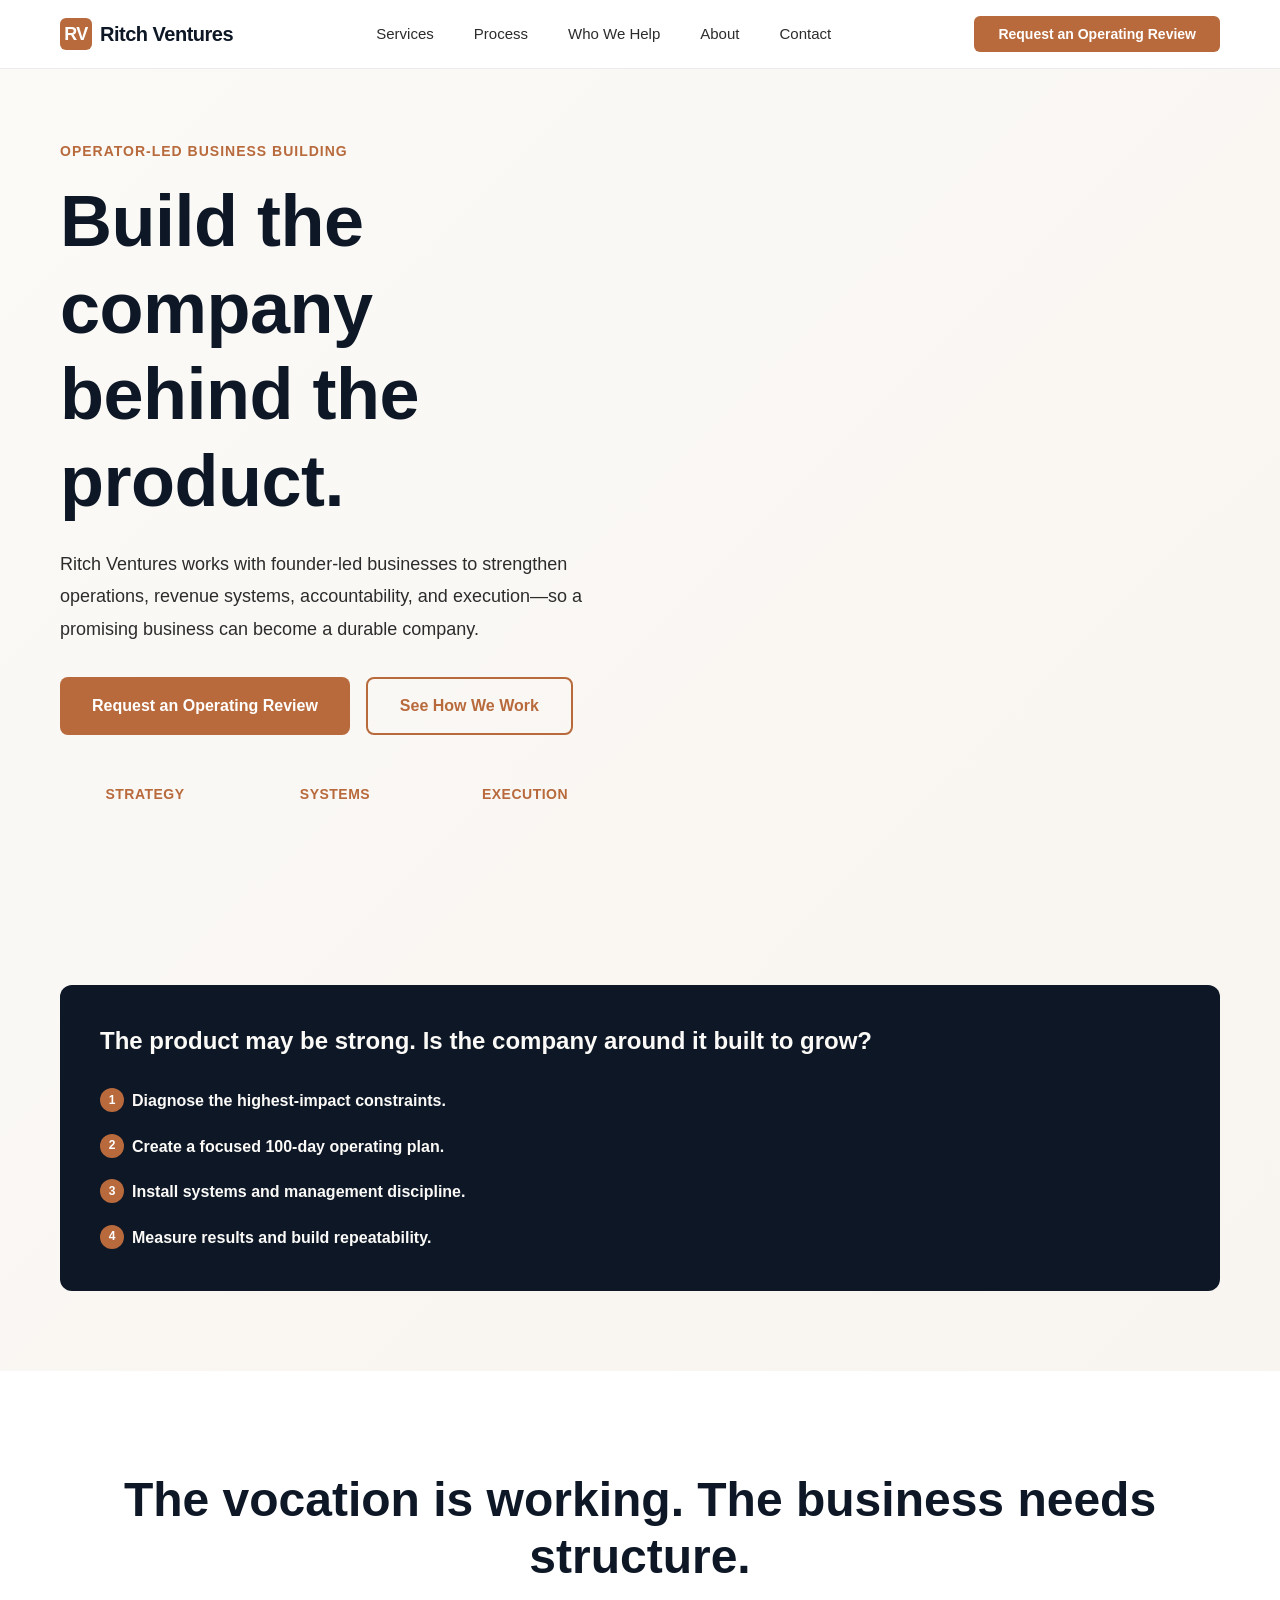
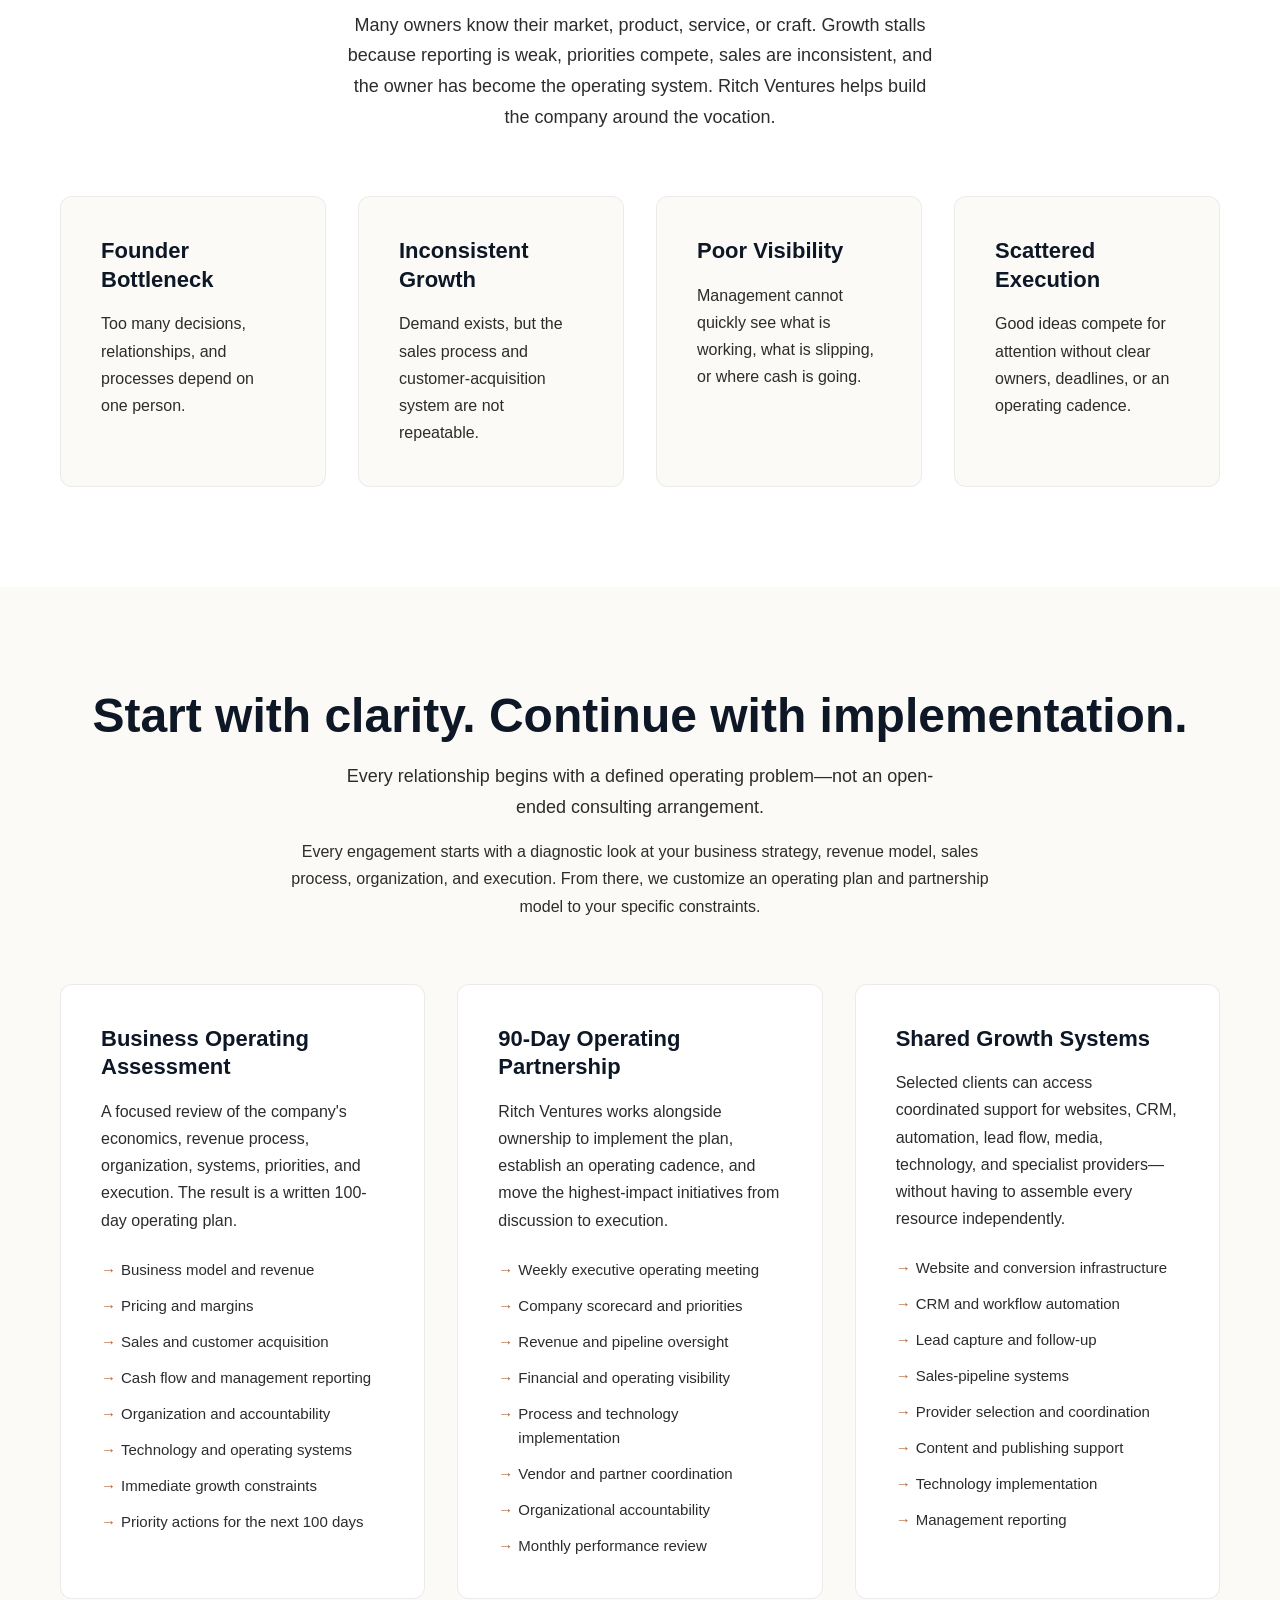
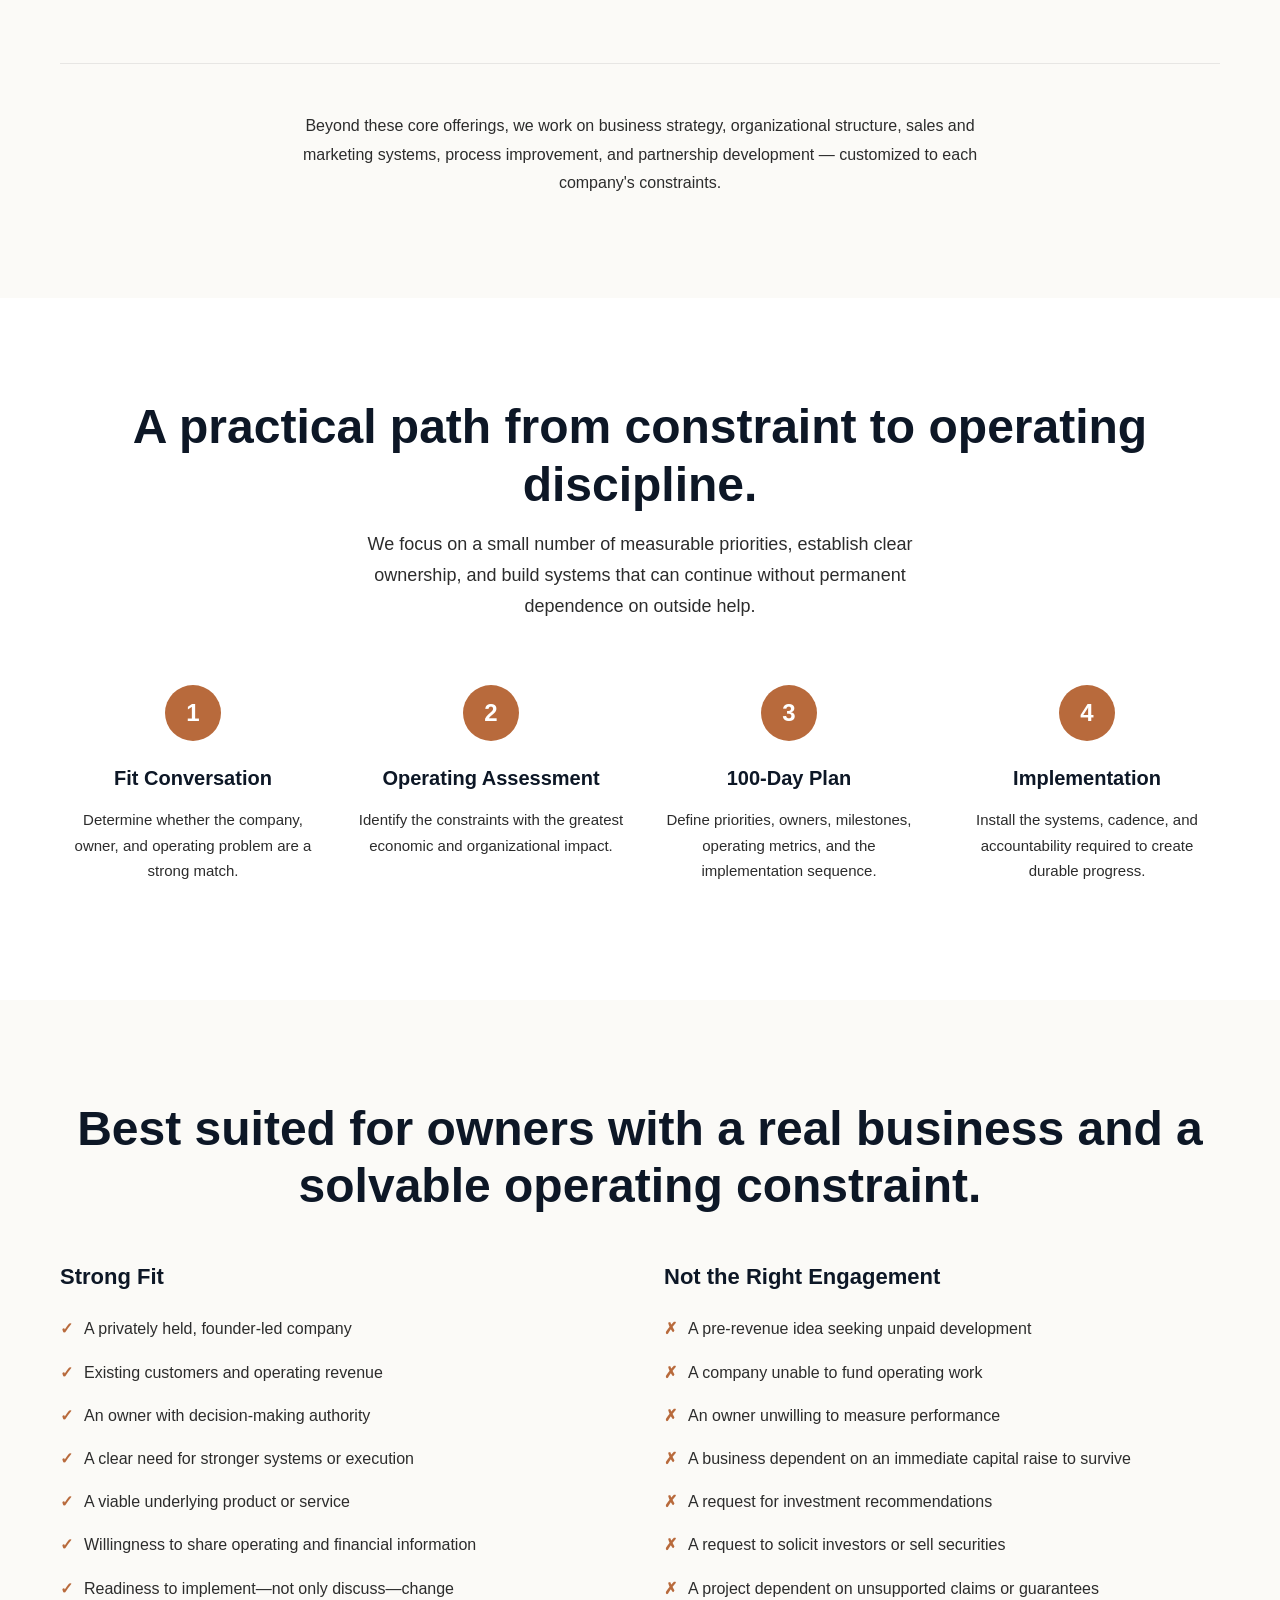
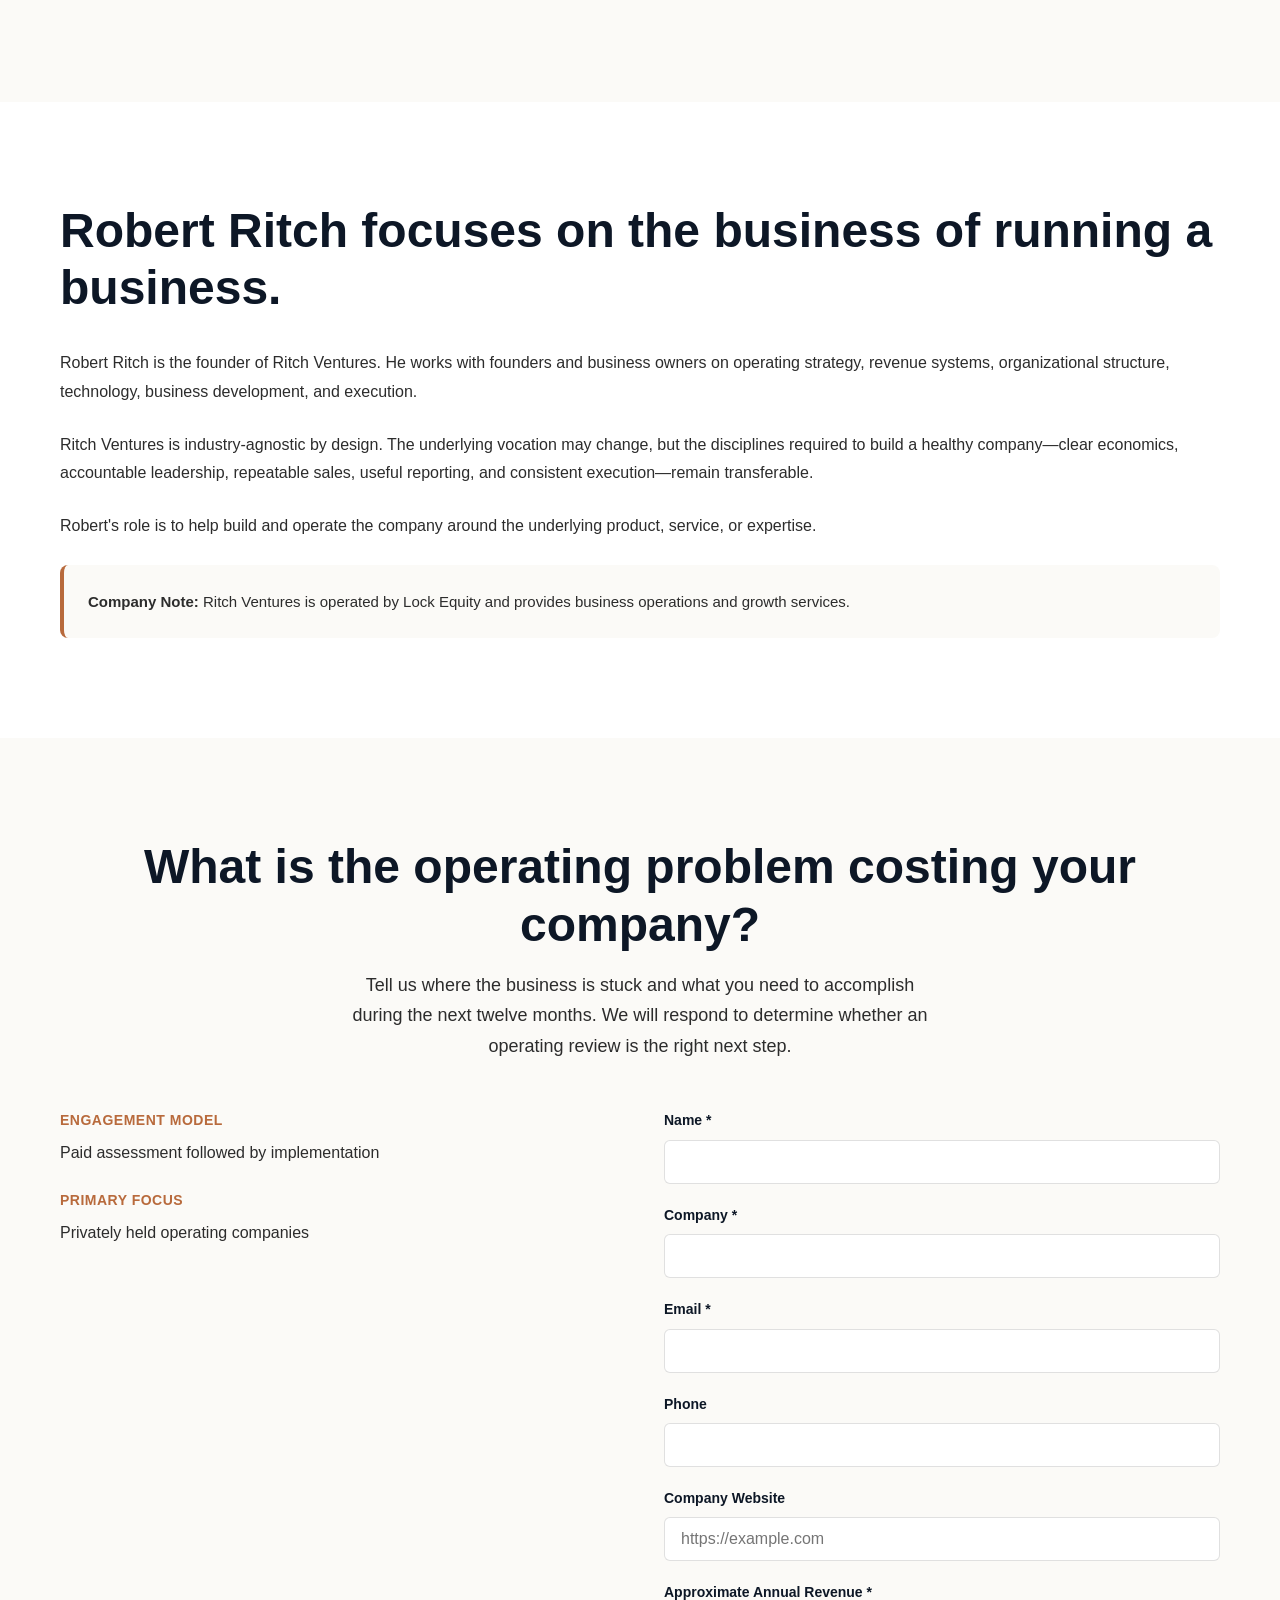
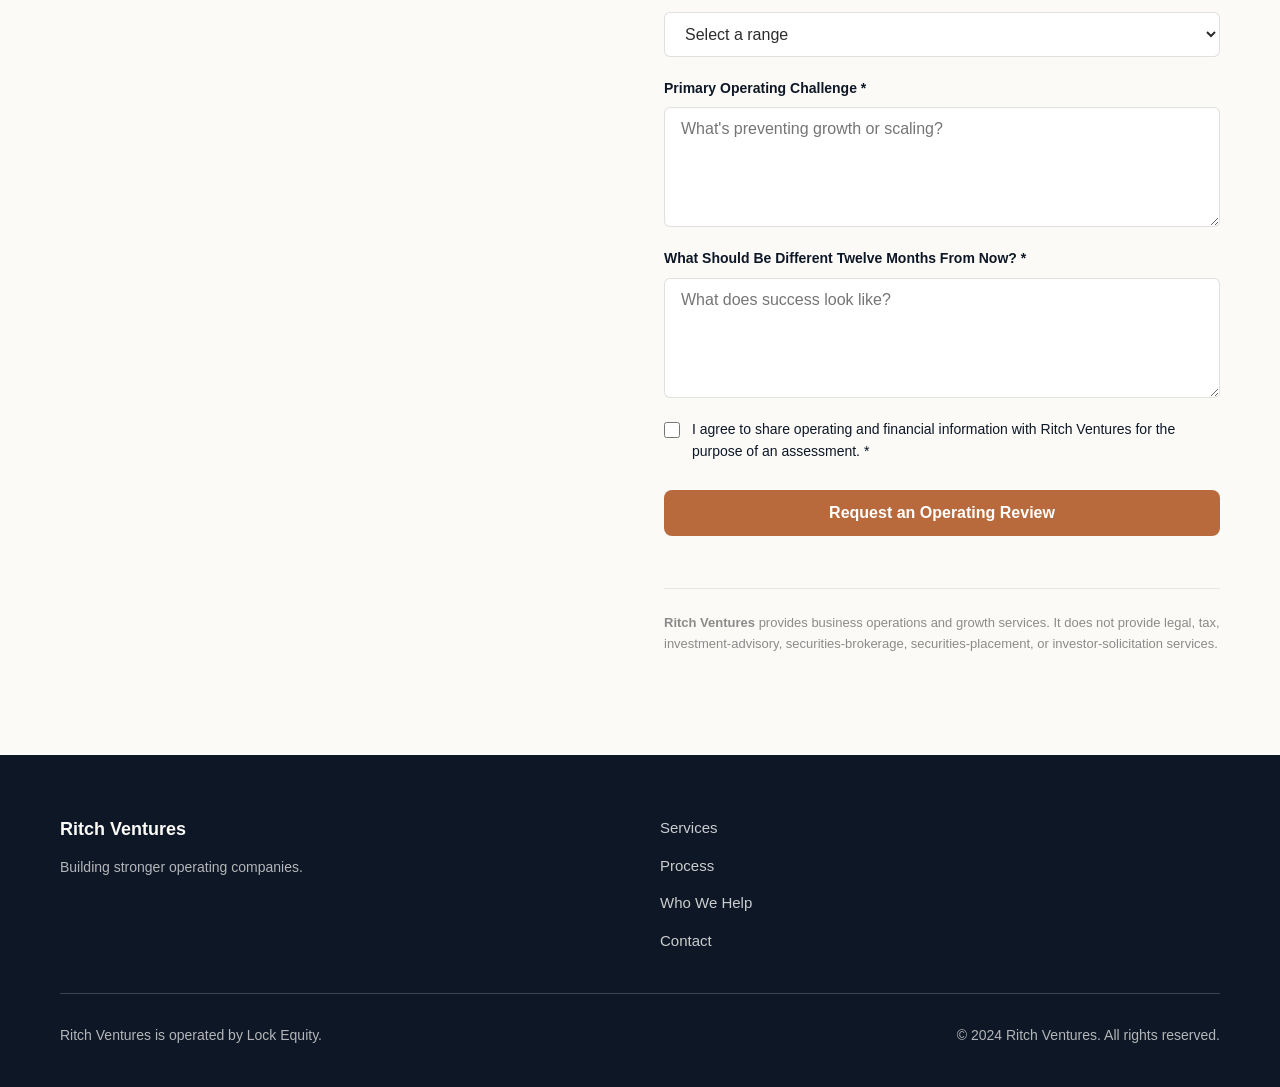
<file: index.html>
<!DOCTYPE html>
<html lang="en">
<head>
    <meta charset="UTF-8">
    <meta name="viewport" content="width=device-width, initial-scale=1.0">
    <meta name="description" content="Ritch Ventures helps founder-led companies strengthen operations, revenue systems, accountability, technology, and execution.">
    <meta name="theme-color" content="#0D1726">
    <title>Ritch Ventures | Build the Company Behind the Product</title>
    
    <style>
        * {
            margin: 0;
            padding: 0;
            box-sizing: border-box;
        }
        
        :root {
            --navy: #0D1726;
            --cream: #FBFAF7;
            --rust: #B86A3C;
            --dark-charcoal: #2C2C2C;
            --light-gray: #F5F5F3;
            --medium-gray: #8B8B8B;
            --white: #FFFFFF;
        }
        
        html {
            scroll-behavior: smooth;
        }
        
        body {
            font-family: -apple-system, BlinkMacSystemFont, 'Segoe UI', 'Roboto', 'Oxygen', 'Ubuntu', 'Cantarell', 'Fira Sans', 'Droid Sans', 'Helvetica Neue', sans-serif;
            line-height: 1.6;
            color: var(--dark-charcoal);
            background-color: var(--cream);
            overflow-x: hidden;
        }
        
        /* Typography */
        h1 {
            font-size: clamp(28px, 6vw, 64px);
            font-weight: 700;
            line-height: 1.2;
            color: var(--navy);
            margin-bottom: 1rem;
            letter-spacing: -0.5px;
        }
        
        h2 {
            font-size: clamp(24px, 5vw, 48px);
            font-weight: 600;
            line-height: 1.2;
            color: var(--navy);
            margin-bottom: 1.5rem;
        }
        
        h3 {
            font-size: clamp(18px, 3vw, 28px);
            font-weight: 600;
            line-height: 1.3;
            color: var(--navy);
            margin-bottom: 0.75rem;
        }
        
        p {
            font-size: 16px;
            line-height: 1.7;
            color: var(--dark-charcoal);
            margin-bottom: 1rem;
        }
        
        .eyebrow {
            font-size: 14px;
            font-weight: 600;
            text-transform: uppercase;
            letter-spacing: 1px;
            color: var(--rust);
            margin-bottom: 1rem;
        }
        
        /* Layout */
        .container {
            max-width: 1200px;
            margin: 0 auto;
            padding: 0 20px;
        }
        
        .section {
            padding: clamp(60px, 12vw, 100px) 0;
        }
        
        /* Navigation */
        nav {
            position: fixed;
            top: 0;
            left: 0;
            right: 0;
            background-color: var(--white);
            border-bottom: 1px solid rgba(0, 0, 0, 0.08);
            z-index: 1000;
            backdrop-filter: blur(10px);
            background-color: rgba(255, 255, 255, 0.95);
        }
        
        .nav-content {
            display: flex;
            justify-content: space-between;
            align-items: center;
            padding: 16px 20px;
            max-width: 1200px;
            margin: 0 auto;
        }
        
        .logo {
            font-size: 20px;
            font-weight: 700;
            color: var(--navy);
            letter-spacing: -0.5px;
            display: flex;
            align-items: center;
            gap: 8px;
        }
        
        .logo-mark {
            width: 32px;
            height: 32px;
            background: var(--rust);
            border-radius: 6px;
            display: flex;
            align-items: center;
            justify-content: center;
            color: var(--white);
            font-weight: 700;
            font-size: 18px;
        }
        
        .nav-links {
            display: none;
            gap: 40px;
            list-style: none;
        }
        
        @media (min-width: 768px) {
            .nav-links {
                display: flex;
            }
        }
        
        .nav-links a {
            text-decoration: none;
            color: var(--dark-charcoal);
            font-size: 15px;
            font-weight: 500;
            transition: color 0.3s ease;
        }
        
        .nav-links a:hover {
            color: var(--rust);
        }
        
        .nav-cta {
            background-color: var(--rust);
            color: var(--white);
            padding: 10px 24px;
            border-radius: 6px;
            text-decoration: none;
            font-size: 14px;
            font-weight: 600;
            transition: background-color 0.3s ease, transform 0.2s ease;
            border: none;
            cursor: pointer;
            white-space: nowrap;
        }
        
        .nav-cta:hover {
            background-color: #a35b32;
            transform: translateY(-2px);
        }
        
        .mobile-menu-btn {
            display: flex;
            flex-direction: column;
            gap: 5px;
            background: none;
            border: none;
            cursor: pointer;
            padding: 8px;
        }
        
        .mobile-menu-btn span {
            width: 24px;
            height: 2px;
            background-color: var(--navy);
            border-radius: 1px;
            transition: all 0.3s ease;
        }
        
        @media (min-width: 768px) {
            .mobile-menu-btn {
                display: none;
            }
        }
        
        .mobile-menu-btn.active span:nth-child(1) {
            transform: rotate(45deg) translate(9px, 9px);
        }
        
        .mobile-menu-btn.active span:nth-child(2) {
            opacity: 0;
        }
        
        .mobile-menu-btn.active span:nth-child(3) {
            transform: rotate(-45deg) translate(7px, -7px);
        }
        
        /* Mobile Menu */
        .mobile-nav {
            display: none;
            position: absolute;
            top: 100%;
            left: 0;
            right: 0;
            background-color: var(--white);
            border-bottom: 1px solid rgba(0, 0, 0, 0.08);
            padding: 20px;
            flex-direction: column;
            gap: 16px;
        }
        
        .mobile-nav.active {
            display: flex;
        }
        
        .mobile-nav a {
            text-decoration: none;
            color: var(--dark-charcoal);
            font-size: 16px;
            font-weight: 500;
            padding: 12px 0;
            border-bottom: 1px solid rgba(0, 0, 0, 0.04);
        }
        
        .mobile-nav a:last-child {
            border-bottom: none;
        }
        
        /* Hero Section */
        .hero {
            padding-top: 140px;
            padding-bottom: 80px;
            background: linear-gradient(135deg, var(--cream) 0%, rgba(184, 106, 60, 0.04) 100%);
        }
        
        .hero-content {
            display: grid;
            gap: 60px;
        }
        
        @media (min-width: 768px) {
            .hero-content {
                grid-template-columns: 1fr 1fr;
                align-items: center;
            }
        }
        
        .hero-text h1 {
            font-size: clamp(36px, 8vw, 72px);
            margin-bottom: 1.5rem;
        }
        
        .hero-supporting {
            font-size: 18px;
            line-height: 1.8;
            color: var(--dark-charcoal);
            margin-bottom: 2rem;
        }
        
        .hero-buttons {
            display: flex;
            flex-direction: column;
            gap: 16px;
            margin-bottom: 3rem;
        }
        
        @media (min-width: 768px) {
            .hero-buttons {
                flex-direction: row;
            }
        }
        
        .btn {
            padding: 14px 32px;
            border-radius: 8px;
            text-decoration: none;
            font-size: 16px;
            font-weight: 600;
            border: none;
            cursor: pointer;
            transition: all 0.3s ease;
            display: inline-block;
            text-align: center;
        }
        
        .btn-primary {
            background-color: var(--rust);
            color: var(--white);
        }
        
        .btn-primary:hover {
            background-color: #a35b32;
            transform: translateY(-2px);
            box-shadow: 0 8px 24px rgba(184, 106, 60, 0.15);
        }
        
        .btn-secondary {
            background-color: transparent;
            color: var(--rust);
            border: 2px solid var(--rust);
        }
        
        .btn-secondary:hover {
            background-color: rgba(184, 106, 60, 0.08);
        }
        
        .hero-focus {
            display: grid;
            grid-template-columns: repeat(auto-fit, minmax(140px, 1fr));
            gap: 20px;
            margin-bottom: 60px;
        }
        
        .focus-item {
            text-align: center;
        }
        
        .focus-item h4 {
            font-size: 14px;
            font-weight: 600;
            color: var(--rust);
            text-transform: uppercase;
            letter-spacing: 0.5px;
        }
        
        .hero-framework {
            background-color: var(--navy);
            color: var(--cream);
            padding: 40px;
            border-radius: 12px;
            margin-top: 60px;
        }
        
        @media (min-width: 768px) {
            .hero-framework {
                grid-column: 1 / -1;
            }
        }
        
        .hero-framework h3 {
            color: var(--cream);
            margin-bottom: 2rem;
            font-size: 24px;
        }
        
        .framework-steps {
            display: grid;
            gap: 20px;
        }
        
        .framework-step {
            padding-left: 32px;
            position: relative;
        }
        
        .framework-step::before {
            content: attr(data-step);
            position: absolute;
            left: 0;
            top: 0;
            width: 24px;
            height: 24px;
            background-color: var(--rust);
            border-radius: 50%;
            display: flex;
            align-items: center;
            justify-content: center;
            font-size: 12px;
            font-weight: 600;
            color: var(--white);
        }
        
        /* Problem Section */
        .problems {
            background-color: var(--white);
        }
        
        .problems-header {
            text-align: center;
            margin-bottom: 4rem;
        }
        
        .problems-header h2 {
            margin-bottom: 1.5rem;
        }
        
        .problems-header p {
            font-size: 18px;
            max-width: 600px;
            margin: 0 auto;
            color: var(--dark-charcoal);
        }
        
        .problems-grid {
            display: grid;
            grid-template-columns: repeat(auto-fit, minmax(260px, 1fr));
            gap: 32px;
        }
        
        .problem-card {
            background-color: var(--cream);
            padding: 40px;
            border-radius: 12px;
            border: 1px solid rgba(0, 0, 0, 0.06);
            transition: transform 0.3s ease, box-shadow 0.3s ease;
        }
        
        .problem-card:hover {
            transform: translateY(-4px);
            box-shadow: 0 12px 32px rgba(0, 0, 0, 0.08);
        }
        
        .problem-card h3 {
            margin-bottom: 1rem;
            font-size: 22px;
        }
        
        .problem-card p {
            font-size: 16px;
            line-height: 1.7;
            color: var(--dark-charcoal);
            margin-bottom: 0;
        }
        
        /* Services Section */
        .services {
            background-color: var(--cream);
        }
        
        .services-header {
            text-align: center;
            margin-bottom: 4rem;
        }
        
        .services-header h2 {
            margin-bottom: 1rem;
        }
        
        .services-header p {
            font-size: 18px;
            max-width: 600px;
            margin: 0 auto;
            color: var(--dark-charcoal);
        }
        
        .services-grid {
            display: grid;
            grid-template-columns: repeat(auto-fit, minmax(300px, 1fr));
            gap: 32px;
        }
        
        .service-card {
            background-color: var(--white);
            padding: 40px;
            border-radius: 12px;
            border: 1px solid rgba(0, 0, 0, 0.08);
        }
        
        .service-card h3 {
            margin-bottom: 1rem;
            font-size: 22px;
        }
        
        .service-card p {
            font-size: 16px;
            line-height: 1.7;
            color: var(--dark-charcoal);
            margin-bottom: 1.5rem;
        }
        
        .service-features {
            list-style: none;
            display: flex;
            flex-direction: column;
            gap: 12px;
        }
        
        .service-features li {
            font-size: 15px;
            color: var(--dark-charcoal);
            padding-left: 20px;
            position: relative;
        }
        
        .service-features li::before {
            content: '→';
            position: absolute;
            left: 0;
            color: var(--rust);
            font-weight: 600;
        }
        
        /* Process Section */
        .process {
            background-color: var(--white);
        }
        
        .process-header {
            text-align: center;
            margin-bottom: 4rem;
        }
        
        .process-header h2 {
            margin-bottom: 1rem;
        }
        
        .process-header p {
            font-size: 18px;
            max-width: 600px;
            margin: 0 auto;
            color: var(--dark-charcoal);
        }
        
        .process-steps {
            display: grid;
            grid-template-columns: repeat(auto-fit, minmax(240px, 1fr));
            gap: 32px;
        }
        
        .process-step {
            text-align: center;
            position: relative;
        }
        
        .step-number {
            width: 56px;
            height: 56px;
            background-color: var(--rust);
            border-radius: 50%;
            display: flex;
            align-items: center;
            justify-content: center;
            font-size: 24px;
            font-weight: 700;
            color: var(--white);
            margin: 0 auto 1.5rem;
        }
        
        .process-step h3 {
            margin-bottom: 1rem;
            font-size: 20px;
        }
        
        .process-step p {
            font-size: 15px;
            line-height: 1.7;
            color: var(--dark-charcoal);
        }
        
        @media (min-width: 768px) {
            .process-step:not(:last-child)::after {
                content: '';
                position: absolute;
                top: 28px;
                left: 60%;
                width: 100%;
                height: 2px;
                background: linear-gradient(to right, var(--rust), transparent);
                z-index: -1;
            }
        }
        
        /* Who We Help Section */
        .who-we-help {
            background-color: var(--cream);
        }
        
        .who-we-help h2 {
            text-align: center;
            margin-bottom: 3rem;
        }
        
        .who-we-help-content {
            display: grid;
            grid-template-columns: repeat(auto-fit, minmax(300px, 1fr));
            gap: 48px;
        }
        
        .who-column h3 {
            margin-bottom: 1.5rem;
            font-size: 22px;
        }
        
        .who-column ul {
            list-style: none;
            display: flex;
            flex-direction: column;
            gap: 16px;
        }
        
        .who-column li {
            font-size: 16px;
            line-height: 1.7;
            color: var(--dark-charcoal);
            padding-left: 24px;
            position: relative;
        }
        
        .who-column li::before {
            content: '✓';
            position: absolute;
            left: 0;
            color: var(--rust);
            font-weight: 700;
        }
        
        .who-column:nth-child(2) li::before {
            content: '✗';
        }
        
        /* About Section */
        .about {
            background-color: var(--white);
        }
        
        .about-content {
            display: grid;
            grid-template-columns: repeat(auto-fit, minmax(300px, 1fr));
            gap: 48px;
        }
        
        .about-text h2 {
            margin-bottom: 2rem;
        }
        
        .about-text p {
            font-size: 16px;
            line-height: 1.8;
            margin-bottom: 1.5rem;
        }
        
        .about-note {
            background-color: var(--cream);
            padding: 24px;
            border-radius: 8px;
            border-left: 4px solid var(--rust);
            font-size: 15px;
            line-height: 1.7;
            color: var(--dark-charcoal);
        }
        
        /* Contact Section */
        .contact {
            background-color: var(--cream);
        }
        
        .contact-header {
            text-align: center;
            margin-bottom: 3rem;
        }
        
        .contact-header h2 {
            margin-bottom: 1rem;
        }
        
        .contact-header p {
            font-size: 18px;
            max-width: 600px;
            margin: 0 auto;
            color: var(--dark-charcoal);
        }
        
        .contact-wrapper {
            display: grid;
            grid-template-columns: repeat(auto-fit, minmax(300px, 1fr));
            gap: 48px;
        }
        
        .contact-info {
            display: flex;
            flex-direction: column;
            gap: 24px;
        }
        
        .info-block {
            display: flex;
            flex-direction: column;
            gap: 8px;
        }
        
        .info-label {
            font-size: 14px;
            font-weight: 600;
            text-transform: uppercase;
            letter-spacing: 0.5px;
            color: var(--rust);
        }
        
        .info-value {
            font-size: 16px;
            color: var(--dark-charcoal);
        }
        
        .contact-form {
            display: flex;
            flex-direction: column;
            gap: 20px;
        }
        
        .form-group {
            display: flex;
            flex-direction: column;
            gap: 8px;
        }
        
        .form-group label {
            font-size: 14px;
            font-weight: 600;
            color: var(--navy);
        }
        
        .form-group input,
        .form-group textarea,
        .form-group select {
            padding: 12px 16px;
            border: 1px solid rgba(0, 0, 0, 0.12);
            border-radius: 6px;
            font-size: 16px;
            font-family: inherit;
            background-color: var(--white);
            color: var(--dark-charcoal);
            transition: border-color 0.3s ease;
        }
        
        .form-group input:focus,
        .form-group textarea:focus,
        .form-group select:focus {
            outline: none;
            border-color: var(--rust);
            box-shadow: 0 0 0 3px rgba(184, 106, 60, 0.1);
        }
        
        .form-group textarea {
            resize: vertical;
            min-height: 120px;
        }
        
        .form-group.checkbox {
            flex-direction: row;
            gap: 12px;
            align-items: flex-start;
        }
        
        .form-group.checkbox input {
            width: 20px;
            height: 20px;
            margin-top: 2px;
            cursor: pointer;
        }
        
        .form-group.checkbox label {
            font-weight: 400;
            cursor: pointer;
            margin-bottom: 0;
        }
        
        .form-error {
            font-size: 13px;
            color: #d32f2f;
            display: none;
        }
        
        .form-group.error input,
        .form-group.error textarea,
        .form-group.error select {
            border-color: #d32f2f;
        }
        
        .form-group.error .form-error {
            display: block;
        }
        
        .form-submit {
            margin-top: 8px;
        }
        
        .form-disclaimer {
            font-size: 13px;
            color: var(--medium-gray);
            line-height: 1.6;
            margin-top: 2rem;
            padding-top: 1.5rem;
            border-top: 1px solid rgba(0, 0, 0, 0.08);
        }
        
        /* Footer */
        footer {
            background-color: var(--navy);
            color: var(--cream);
            padding: 60px 0 40px;
        }
        
        .footer-content {
            display: grid;
            grid-template-columns: repeat(auto-fit, minmax(250px, 1fr));
            gap: 40px;
            margin-bottom: 40px;
        }
        
        .footer-brand {
            display: flex;
            flex-direction: column;
            gap: 12px;
        }
        
        .footer-brand h4 {
            font-size: 18px;
            font-weight: 700;
            color: var(--cream);
        }
        
        .footer-brand p {
            font-size: 14px;
            color: rgba(251, 250, 247, 0.7);
            margin-bottom: 0;
        }
        
        .footer-links {
            display: flex;
            flex-direction: column;
            gap: 12px;
            list-style: none;
        }
        
        .footer-links a {
            color: rgba(251, 250, 247, 0.8);
            text-decoration: none;
            font-size: 15px;
            transition: color 0.3s ease;
        }
        
        .footer-links a:hover {
            color: var(--rust);
        }
        
        .footer-bottom {
            border-top: 1px solid rgba(251, 250, 247, 0.2);
            padding-top: 30px;
            display: flex;
            justify-content: space-between;
            align-items: center;
            flex-wrap: wrap;
            gap: 20px;
            font-size: 14px;
            color: rgba(251, 250, 247, 0.7);
        }
        
        /* Spam honeypot - hidden from humans, visible to bots */
        .hidden-field {
            position: absolute;
            left: -9999px;
            width: 1px;
            height: 1px;
            overflow: hidden;
        }
        
        .form-submit[disabled] {
            opacity: 0.65;
            cursor: progress;
        }
        
        /* Responsive */
        @media (max-width: 768px) {
            .hero {
                padding-top: 100px;
                padding-bottom: 60px;
            }
            
            .section {
                padding: 40px 0;
            }
            
            h1 {
                font-size: 32px;
            }
            
            h2 {
                font-size: 28px;
            }
            
            .btn {
                padding: 12px 24px;
                font-size: 15px;
            }
            
            .footer-bottom {
                flex-direction: column;
                text-align: center;
            }
        }
    </style>
</head>
<body>
    <!-- Navigation -->
    <nav>
        <div class="nav-content">
            <div class="logo">
                <div class="logo-mark">RV</div>
                <span>Ritch Ventures</span>
            </div>
            <ul class="nav-links">
                <li><a href="#services">Services</a></li>
                <li><a href="#process">Process</a></li>
                <li><a href="#who-we-help">Who We Help</a></li>
                <li><a href="#about">About</a></li>
                <li><a href="#contact">Contact</a></li>
            </ul>
            <button class="nav-cta" onclick="scrollToSection('contact')">Request an Operating Review</button>
            <button class="mobile-menu-btn" id="menuBtn">
                <span></span>
                <span></span>
                <span></span>
            </button>
        </div>
        <div class="mobile-nav" id="mobileNav">
            <a href="#services" onclick="closeMobileMenu()">Services</a>
            <a href="#process" onclick="closeMobileMenu()">Process</a>
            <a href="#who-we-help" onclick="closeMobileMenu()">Who We Help</a>
            <a href="#about" onclick="closeMobileMenu()">About</a>
            <a href="#contact" onclick="closeMobileMenu()">Contact</a>
        </div>
    </nav>

    <!-- Hero Section -->
    <section class="hero">
        <div class="container">
            <div class="hero-content">
                <div class="hero-text">
                    <div class="eyebrow">Operator-Led Business Building</div>
                    <h1>Build the company behind the product.</h1>
                    <p class="hero-supporting">Ritch Ventures works with founder-led businesses to strengthen operations, revenue systems, accountability, and execution—so a promising business can become a durable company.</p>
                    
                    <div class="hero-buttons">
                        <button class="btn btn-primary" onclick="scrollToSection('contact')">Request an Operating Review</button>
                        <a href="#process" class="btn btn-secondary">See How We Work</a>
                    </div>
                    
                    <div class="hero-focus">
                        <div class="focus-item">
                            <h4>Strategy</h4>
                        </div>
                        <div class="focus-item">
                            <h4>Systems</h4>
                        </div>
                        <div class="focus-item">
                            <h4>Execution</h4>
                        </div>
                    </div>
                </div>
                
                <div class="hero-framework">
                    <h3>The product may be strong. Is the company around it built to grow?</h3>
                    <div class="framework-steps">
                        <div class="framework-step" data-step="1">
                            <strong>Diagnose the highest-impact constraints.</strong>
                        </div>
                        <div class="framework-step" data-step="2">
                            <strong>Create a focused 100-day operating plan.</strong>
                        </div>
                        <div class="framework-step" data-step="3">
                            <strong>Install systems and management discipline.</strong>
                        </div>
                        <div class="framework-step" data-step="4">
                            <strong>Measure results and build repeatability.</strong>
                        </div>
                    </div>
                </div>
            </div>
        </div>
    </section>

    <!-- Problem Section -->
    <section class="problems section">
        <div class="container">
            <div class="problems-header">
                <h2>The vocation is working. The business needs structure.</h2>
                <p>Many owners know their market, product, service, or craft. Growth stalls because reporting is weak, priorities compete, sales are inconsistent, and the owner has become the operating system. Ritch Ventures helps build the company around the vocation.</p>
            </div>
            
            <div class="problems-grid">
                <div class="problem-card">
                    <h3>Founder Bottleneck</h3>
                    <p>Too many decisions, relationships, and processes depend on one person.</p>
                </div>
                <div class="problem-card">
                    <h3>Inconsistent Growth</h3>
                    <p>Demand exists, but the sales process and customer-acquisition system are not repeatable.</p>
                </div>
                <div class="problem-card">
                    <h3>Poor Visibility</h3>
                    <p>Management cannot quickly see what is working, what is slipping, or where cash is going.</p>
                </div>
                <div class="problem-card">
                    <h3>Scattered Execution</h3>
                    <p>Good ideas compete for attention without clear owners, deadlines, or an operating cadence.</p>
                </div>
            </div>
        </div>
    </section>

    <!-- Services Section -->
    <section class="services section" id="services">
        <div class="container">
            <div class="services-header">
                <h2>Start with clarity. Continue with implementation.</h2>
                <p>Every relationship begins with a defined operating problem—not an open-ended consulting arrangement.</p>
                <p style="margin-top: 1rem; font-size: 16px; color: var(--dark-charcoal); max-width: 700px;">Every engagement starts with a diagnostic look at your business strategy, revenue model, sales process, organization, and execution. From there, we customize an operating plan and partnership model to your specific constraints.</p>
            </div>
            
            <div class="services-grid">
                <div class="service-card">
                    <h3>Business Operating Assessment</h3>
                    <p>A focused review of the company's economics, revenue process, organization, systems, priorities, and execution. The result is a written 100-day operating plan.</p>
                    <ul class="service-features">
                        <li>Business model and revenue</li>
                        <li>Pricing and margins</li>
                        <li>Sales and customer acquisition</li>
                        <li>Cash flow and management reporting</li>
                        <li>Organization and accountability</li>
                        <li>Technology and operating systems</li>
                        <li>Immediate growth constraints</li>
                        <li>Priority actions for the next 100 days</li>
                    </ul>
                </div>
                
                <div class="service-card">
                    <h3>90-Day Operating Partnership</h3>
                    <p>Ritch Ventures works alongside ownership to implement the plan, establish an operating cadence, and move the highest-impact initiatives from discussion to execution.</p>
                    <ul class="service-features">
                        <li>Weekly executive operating meeting</li>
                        <li>Company scorecard and priorities</li>
                        <li>Revenue and pipeline oversight</li>
                        <li>Financial and operating visibility</li>
                        <li>Process and technology implementation</li>
                        <li>Vendor and partner coordination</li>
                        <li>Organizational accountability</li>
                        <li>Monthly performance review</li>
                    </ul>
                </div>
                
                <div class="service-card">
                    <h3>Shared Growth Systems</h3>
                    <p>Selected clients can access coordinated support for websites, CRM, automation, lead flow, media, technology, and specialist providers—without having to assemble every resource independently.</p>
                    <ul class="service-features">
                        <li>Website and conversion infrastructure</li>
                        <li>CRM and workflow automation</li>
                        <li>Lead capture and follow-up</li>
                        <li>Sales-pipeline systems</li>
                        <li>Provider selection and coordination</li>
                        <li>Content and publishing support</li>
                        <li>Technology implementation</li>
                        <li>Management reporting</li>
                    </ul>
                </div>
            </div>
            
            <div style="text-align: center; margin-top: 4rem; padding-top: 3rem; border-top: 1px solid rgba(0, 0, 0, 0.08);">
                <p style="font-size: 16px; line-height: 1.8; color: var(--dark-charcoal); max-width: 700px; margin: 0 auto;">Beyond these core offerings, we work on business strategy, organizational structure, sales and marketing systems, process improvement, and partnership development — customized to each company's constraints.</p>
            </div>
        </div>
    </section>

    <!-- Process Section -->
    <section class="process section" id="process">
        <div class="container">
            <div class="process-header">
                <h2>A practical path from constraint to operating discipline.</h2>
                <p>We focus on a small number of measurable priorities, establish clear ownership, and build systems that can continue without permanent dependence on outside help.</p>
            </div>
            
            <div class="process-steps">
                <div class="process-step">
                    <div class="step-number">1</div>
                    <h3>Fit Conversation</h3>
                    <p>Determine whether the company, owner, and operating problem are a strong match.</p>
                </div>
                <div class="process-step">
                    <div class="step-number">2</div>
                    <h3>Operating Assessment</h3>
                    <p>Identify the constraints with the greatest economic and organizational impact.</p>
                </div>
                <div class="process-step">
                    <div class="step-number">3</div>
                    <h3>100-Day Plan</h3>
                    <p>Define priorities, owners, milestones, operating metrics, and the implementation sequence.</p>
                </div>
                <div class="process-step">
                    <div class="step-number">4</div>
                    <h3>Implementation</h3>
                    <p>Install the systems, cadence, and accountability required to create durable progress.</p>
                </div>
            </div>
        </div>
    </section>

    <!-- Who We Help Section -->
    <section class="who-we-help section" id="who-we-help">
        <div class="container">
            <h2 style="text-align: center; margin-bottom: 3rem;">Best suited for owners with a real business and a solvable operating constraint.</h2>
            
            <div class="who-we-help-content">
                <div class="who-column">
                    <h3>Strong Fit</h3>
                    <ul>
                        <li>A privately held, founder-led company</li>
                        <li>Existing customers and operating revenue</li>
                        <li>An owner with decision-making authority</li>
                        <li>A clear need for stronger systems or execution</li>
                        <li>A viable underlying product or service</li>
                        <li>Willingness to share operating and financial information</li>
                        <li>Readiness to implement—not only discuss—change</li>
                    </ul>
                </div>
                
                <div class="who-column">
                    <h3>Not the Right Engagement</h3>
                    <ul>
                        <li>A pre-revenue idea seeking unpaid development</li>
                        <li>A company unable to fund operating work</li>
                        <li>An owner unwilling to measure performance</li>
                        <li>A business dependent on an immediate capital raise to survive</li>
                        <li>A request for investment recommendations</li>
                        <li>A request to solicit investors or sell securities</li>
                        <li>A project dependent on unsupported claims or guarantees</li>
                    </ul>
                </div>
            </div>
        </div>
    </section>

    <!-- About Section -->
    <section class="about section" id="about">
        <div class="container">
            <div class="about-content">
                <div class="about-text">
                    <h2>Robert Ritch focuses on the business of running a business.</h2>
                    <p>Robert Ritch is the founder of Ritch Ventures. He works with founders and business owners on operating strategy, revenue systems, organizational structure, technology, business development, and execution.</p>
                    <p>Ritch Ventures is industry-agnostic by design. The underlying vocation may change, but the disciplines required to build a healthy company—clear economics, accountable leadership, repeatable sales, useful reporting, and consistent execution—remain transferable.</p>
                    <p>Robert's role is to help build and operate the company around the underlying product, service, or expertise.</p>
                    
                    <div class="about-note">
                        <strong>Company Note:</strong> Ritch Ventures is operated by Lock Equity and provides business operations and growth services.
                    </div>
                </div>
            </div>
        </div>
    </section>

    <!-- Contact Section -->
    <section class="contact section" id="contact">
        <div class="container">
            <div class="contact-header">
                <h2>What is the operating problem costing your company?</h2>
                <p>Tell us where the business is stuck and what you need to accomplish during the next twelve months. We will respond to determine whether an operating review is the right next step.</p>
            </div>
            
            <div class="contact-wrapper">
                <div class="contact-info">
                    <div class="info-block">
                        <div class="info-label">Engagement Model</div>
                        <div class="info-value">Paid assessment followed by implementation</div>
                    </div>
                    <div class="info-block">
                        <div class="info-label">Primary Focus</div>
                        <div class="info-value">Privately held operating companies</div>
                    </div>
                </div>
                
                <form class="contact-form" id="contactForm" name="operating-review" method="POST" data-netlify="true" netlify-honeypot="bot-field" action="/thank-you">
                    <input type="hidden" name="form-name" value="operating-review">
                    <p class="hidden-field">
                        <label>Don't fill this out if you're human: <input name="bot-field"></label>
                    </p>
                    
                    <div class="form-group">
                        <label for="name">Name *</label>
                        <input type="text" id="name" name="name" required>
                        <div class="form-error">Please enter your name</div>
                    </div>
                    
                    <div class="form-group">
                        <label for="company">Company *</label>
                        <input type="text" id="company" name="company" required>
                        <div class="form-error">Please enter your company name</div>
                    </div>
                    
                    <div class="form-group">
                        <label for="email">Email *</label>
                        <input type="email" id="email" name="email" required>
                        <div class="form-error">Please enter a valid email address</div>
                    </div>
                    
                    <div class="form-group">
                        <label for="phone">Phone</label>
                        <input type="tel" id="phone" name="phone">
                        <div class="form-error">Please enter a valid phone number</div>
                    </div>
                    
                    <div class="form-group">
                        <label for="website">Company Website</label>
                        <input type="url" id="website" name="website" placeholder="https://example.com">
                        <div class="form-error">Please enter a valid URL</div>
                    </div>
                    
                    <div class="form-group">
                        <label for="revenue">Approximate Annual Revenue *</label>
                        <select id="revenue" name="revenue" required>
                            <option value="">Select a range</option>
                            <option value="pre-revenue">Pre-revenue</option>
                            <option value="under-500k">Under $500,000</option>
                            <option value="500k-1m">$500,000 to $1 million</option>
                            <option value="1m-5m">$1 million to $5 million</option>
                            <option value="5m-20m">$5 million to $20 million</option>
                            <option value="over-20m">More than $20 million</option>
                        </select>
                        <div class="form-error">Please select a revenue range</div>
                    </div>
                    
                    <div class="form-group">
                        <label for="challenge">Primary Operating Challenge *</label>
                        <textarea id="challenge" name="challenge" required placeholder="What's preventing growth or scaling?"></textarea>
                        <div class="form-error">Please describe your primary challenge</div>
                    </div>
                    
                    <div class="form-group">
                        <label for="goals">What Should Be Different Twelve Months From Now? *</label>
                        <textarea id="goals" name="goals" required placeholder="What does success look like?"></textarea>
                        <div class="form-error">Please share your goals</div>
                    </div>
                    
                    <div class="form-group checkbox">
                        <input type="checkbox" id="consent" name="consent" required>
                        <label for="consent">I agree to share operating and financial information with Ritch Ventures for the purpose of an assessment. *</label>
                    </div>
                    
                    <button type="submit" class="btn btn-primary form-submit">Request an Operating Review</button>
                    
                    <div class="form-disclaimer">
                        <strong>Ritch Ventures</strong> provides business operations and growth services. It does not provide legal, tax, investment-advisory, securities-brokerage, securities-placement, or investor-solicitation services.
                    </div>
                </form>
            </div>
        </div>
    </section>

    <!-- Footer -->
    <footer>
        <div class="container">
            <div class="footer-content">
                <div class="footer-brand">
                    <h4>Ritch Ventures</h4>
                    <p>Building stronger operating companies.</p>
                </div>
                <div>
                    <ul class="footer-links">
                        <li><a href="#services">Services</a></li>
                        <li><a href="#process">Process</a></li>
                        <li><a href="#who-we-help">Who We Help</a></li>
                        <li><a href="#contact">Contact</a></li>
                    </ul>
                </div>
            </div>
            
            <div class="footer-bottom">
                <div>Ritch Ventures is operated by Lock Equity.</div>
                <div>&copy; 2024 Ritch Ventures. All rights reserved.</div>
            </div>
        </div>
    </footer>

    <script>
        // Mobile Menu Toggle
        const menuBtn = document.getElementById('menuBtn');
        const mobileNav = document.getElementById('mobileNav');
        
        menuBtn.addEventListener('click', () => {
            menuBtn.classList.toggle('active');
            mobileNav.classList.toggle('active');
        });
        
        function closeMobileMenu() {
            menuBtn.classList.remove('active');
            mobileNav.classList.remove('active');
        }
        
        // Smooth scroll to section
        function scrollToSection(id) {
            closeMobileMenu();
            const element = document.getElementById(id);
            if (element) {
                element.scrollIntoView({ behavior: 'smooth' });
            }
        }
        
        // Form Handling
        const form = document.getElementById('contactForm');
        
        form.addEventListener('submit', handleFormSubmit);
        
        function handleFormSubmit(e) {
            // Clear previous errors
            document.querySelectorAll('.form-group').forEach(group => {
                group.classList.remove('error');
            });
            
            // Invalid: keep the visitor on the page and show what needs fixing
            if (!validateForm()) {
                e.preventDefault();
                const firstError = document.querySelector('.form-group.error');
                if (firstError) {
                    firstError.scrollIntoView({ behavior: 'smooth', block: 'center' });
                }
                return;
            }
            
            // Valid: let the browser POST to Netlify Forms, which records the
            // submission and then redirects to /thank-you
            const submitBtn = form.querySelector('.form-submit');
            if (submitBtn) {
                submitBtn.disabled = true;
                submitBtn.textContent = 'Sending...';
            }
        }
        
        function validateForm() {
            let isValid = true;
            
            // Validate name
            const name = document.getElementById('name');
            if (!name.value.trim()) {
                showFieldError(name);
                isValid = false;
            }
            
            // Validate company
            const company = document.getElementById('company');
            if (!company.value.trim()) {
                showFieldError(company);
                isValid = false;
            }
            
            // Validate email
            const email = document.getElementById('email');
            if (!email.value.trim() || !isValidEmail(email.value)) {
                showFieldError(email);
                isValid = false;
            }
            
            // Validate phone if provided
            const phone = document.getElementById('phone');
            if (phone.value.trim() && !isValidPhone(phone.value)) {
                showFieldError(phone);
                isValid = false;
            }
            
            // Validate website if provided
            const website = document.getElementById('website');
            if (website.value.trim() && !isValidURL(website.value)) {
                showFieldError(website);
                isValid = false;
            }
            
            // Validate revenue
            const revenue = document.getElementById('revenue');
            if (!revenue.value) {
                showFieldError(revenue);
                isValid = false;
            }
            
            // Validate challenge
            const challenge = document.getElementById('challenge');
            if (!challenge.value.trim()) {
                showFieldError(challenge);
                isValid = false;
            }
            
            // Validate goals
            const goals = document.getElementById('goals');
            if (!goals.value.trim()) {
                showFieldError(goals);
                isValid = false;
            }
            
            // Validate consent
            const consent = document.getElementById('consent');
            if (!consent.checked) {
                showFieldError(consent);
                isValid = false;
            }
            
            return isValid;
        }
        
        function showFieldError(field) {
            const group = field.closest('.form-group');
            group.classList.add('error');
        }
        
        function isValidEmail(email) {
            const emailRegex = /^[^\s@]+@[^\s@]+\.[^\s@]+$/;
            return emailRegex.test(email);
        }
        
        function isValidPhone(phone) {
            const phoneRegex = /^[\d\s\-\+\(\)]+$/;
            return phoneRegex.test(phone) && phone.replace(/\D/g, '').length >= 10;
        }
        
        function isValidURL(url) {
            try {
                new URL(url);
                return true;
            } catch {
                return false;
            }
        }
        
        // Clear error on field focus/change
        document.querySelectorAll('input, textarea, select').forEach(field => {
            field.addEventListener('change', function() {
                const group = this.closest('.form-group');
                if (group && group.classList.contains('error')) {
                    group.classList.remove('error');
                }
            });
        });
        
        // Add Google Analytics (optional)
        // Replace with your actual GA tracking ID
        // window.dataLayer = window.dataLayer || [];
        // function gtag(){dataLayer.push(arguments);}
        // gtag('js', new Date());
        // gtag('config', 'YOUR_GA_ID');
    </script>
</body>
</html>
</file>
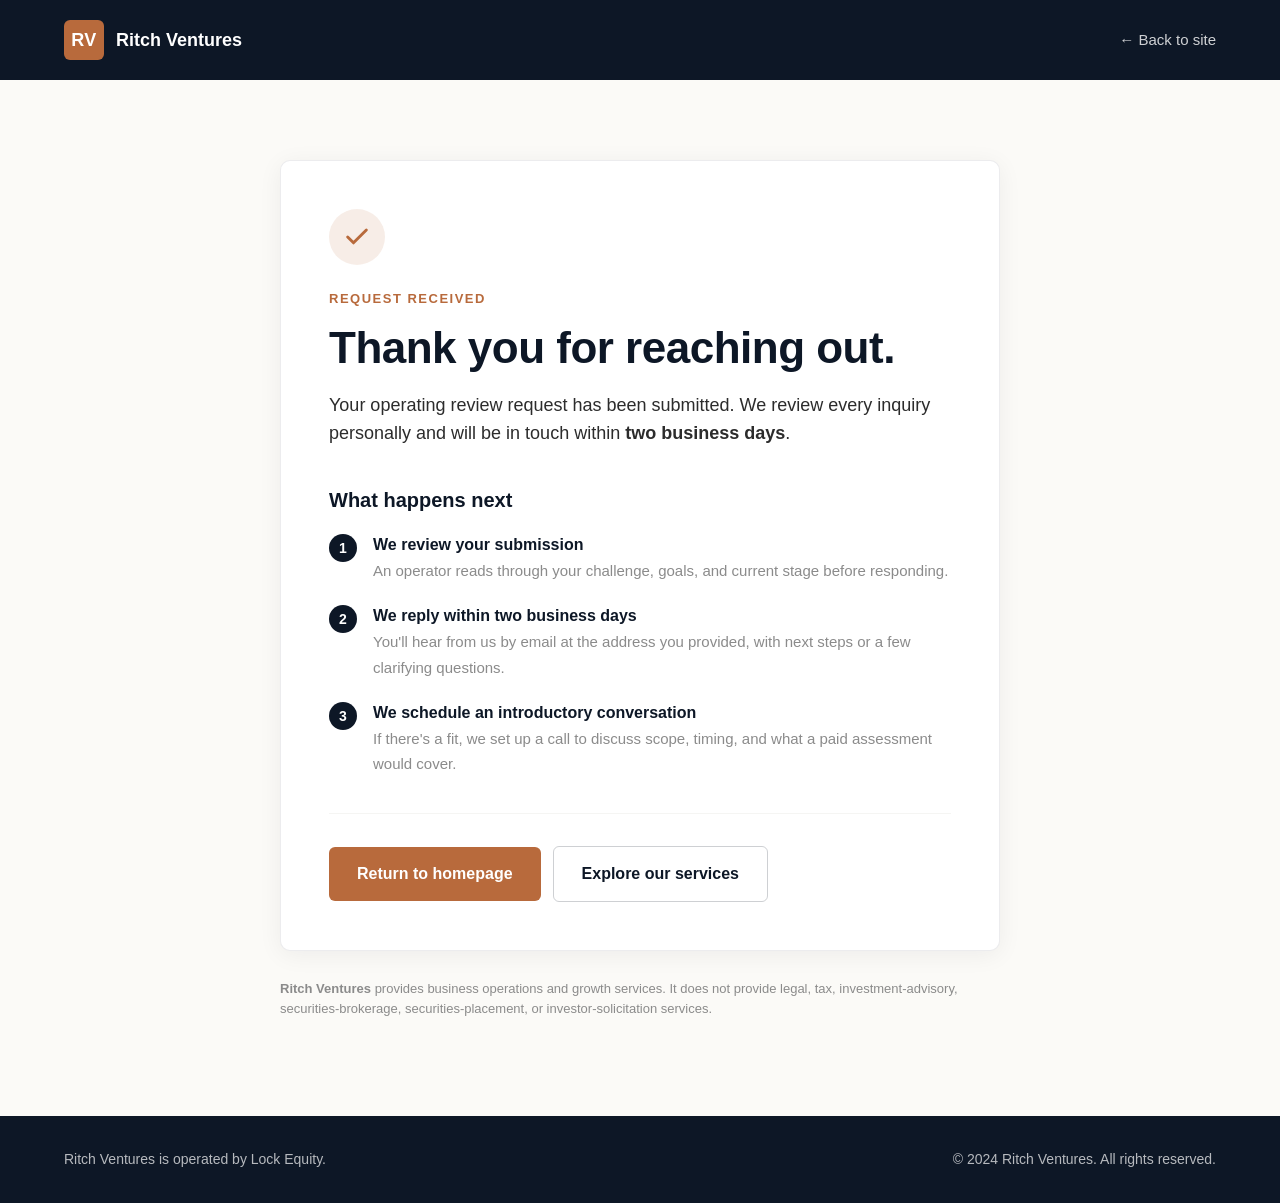
<file: thank-you/index.html>
<!DOCTYPE html>
<html lang="en">
<head>
    <meta charset="UTF-8">
    <meta name="viewport" content="width=device-width, initial-scale=1.0">
    <meta name="description" content="Thank you for requesting an operating review. Ritch Ventures will review your information and be in touch within two business days.">
    <meta name="theme-color" content="#0D1726">
    <meta name="robots" content="noindex">
    <title>Thank You | Ritch Ventures</title>

    <style>
        * {
            margin: 0;
            padding: 0;
            box-sizing: border-box;
        }

        :root {
            --navy: #0D1726;
            --cream: #FBFAF7;
            --rust: #B86A3C;
            --dark-charcoal: #2C2C2C;
            --light-gray: #F5F5F3;
            --medium-gray: #8B8B8B;
            --white: #FFFFFF;
        }

        body {
            font-family: -apple-system, BlinkMacSystemFont, 'Segoe UI', 'Roboto', 'Oxygen', 'Ubuntu', 'Cantarell', 'Fira Sans', 'Droid Sans', 'Helvetica Neue', sans-serif;
            line-height: 1.6;
            color: var(--dark-charcoal);
            background-color: var(--cream);
            display: flex;
            flex-direction: column;
            min-height: 100vh;
        }

        .container {
            max-width: 1200px;
            margin: 0 auto;
            padding: 0 24px;
        }

        /* Header */
        header {
            background-color: var(--navy);
            padding: 20px 0;
        }

        .header-content {
            display: flex;
            align-items: center;
            justify-content: space-between;
            gap: 16px;
        }

        .logo {
            display: flex;
            align-items: center;
            gap: 12px;
            color: var(--white);
            font-weight: 600;
            font-size: 18px;
            text-decoration: none;
        }

        .logo-mark {
            width: 40px;
            height: 40px;
            background-color: var(--rust);
            color: var(--white);
            display: flex;
            align-items: center;
            justify-content: center;
            border-radius: 6px;
            font-weight: 700;
            letter-spacing: 0.5px;
        }

        .header-link {
            color: rgba(255, 255, 255, 0.8);
            text-decoration: none;
            font-size: 15px;
            transition: color 0.2s ease;
        }

        .header-link:hover {
            color: var(--white);
        }

        /* Main */
        main {
            flex: 1;
            padding: 80px 0 96px;
        }

        .card {
            max-width: 720px;
            margin: 0 auto;
            background-color: var(--white);
            border: 1px solid rgba(13, 23, 38, 0.08);
            border-radius: 10px;
            padding: 48px;
            box-shadow: 0 4px 24px rgba(13, 23, 38, 0.06);
        }

        .check {
            width: 56px;
            height: 56px;
            border-radius: 50%;
            background-color: rgba(184, 106, 60, 0.12);
            color: var(--rust);
            display: flex;
            align-items: center;
            justify-content: center;
            margin-bottom: 24px;
        }

        .eyebrow {
            font-size: 13px;
            font-weight: 600;
            letter-spacing: 1.5px;
            text-transform: uppercase;
            color: var(--rust);
            margin-bottom: 12px;
        }

        h1 {
            font-size: clamp(28px, 5vw, 44px);
            font-weight: 700;
            line-height: 1.2;
            letter-spacing: -0.5px;
            color: var(--navy);
            margin-bottom: 16px;
        }

        .lead {
            font-size: 18px;
            color: var(--dark-charcoal);
            margin-bottom: 36px;
        }

        h2 {
            font-size: 20px;
            font-weight: 600;
            color: var(--navy);
            margin-bottom: 16px;
        }

        .steps {
            list-style: none;
            counter-reset: step;
            margin-bottom: 36px;
        }

        .steps li {
            counter-increment: step;
            position: relative;
            padding-left: 44px;
            padding-bottom: 20px;
        }

        .steps li:last-child {
            padding-bottom: 0;
        }

        .steps li::before {
            content: counter(step);
            position: absolute;
            left: 0;
            top: 2px;
            width: 28px;
            height: 28px;
            border-radius: 50%;
            background-color: var(--navy);
            color: var(--white);
            font-size: 14px;
            font-weight: 600;
            display: flex;
            align-items: center;
            justify-content: center;
        }

        .steps strong {
            display: block;
            color: var(--navy);
        }

        .steps span {
            color: var(--medium-gray);
            font-size: 15px;
        }

        .divider {
            height: 1px;
            background-color: var(--light-gray);
            margin: 0 0 32px;
        }

        .actions {
            display: flex;
            flex-wrap: wrap;
            gap: 12px;
            align-items: center;
        }

        .btn {
            display: inline-block;
            padding: 14px 28px;
            border-radius: 6px;
            font-size: 16px;
            font-weight: 600;
            text-decoration: none;
            transition: background-color 0.3s ease, transform 0.2s ease;
        }

        .btn-primary {
            background-color: var(--rust);
            color: var(--white);
        }

        .btn-primary:hover {
            background-color: #a25c33;
            transform: translateY(-2px);
        }

        .btn-secondary {
            color: var(--navy);
            border: 1px solid rgba(13, 23, 38, 0.2);
        }

        .btn-secondary:hover {
            background-color: var(--light-gray);
        }

        .disclaimer {
            font-size: 13px;
            color: var(--medium-gray);
            max-width: 720px;
            margin: 28px auto 0;
        }

        /* Footer */
        footer {
            background-color: var(--navy);
            color: rgba(255, 255, 255, 0.7);
            padding: 32px 0;
            font-size: 14px;
        }

        .footer-content {
            display: flex;
            flex-wrap: wrap;
            gap: 12px;
            justify-content: space-between;
        }

        footer a {
            color: rgba(255, 255, 255, 0.7);
            text-decoration: none;
        }

        footer a:hover {
            color: var(--white);
        }

        @media (max-width: 768px) {
            main {
                padding: 48px 0 64px;
            }

            .card {
                padding: 32px 24px;
            }
        }
    </style>
</head>
<body>
    <header>
        <div class="container header-content">
            <a class="logo" href="/">
                <div class="logo-mark">RV</div>
                <span>Ritch Ventures</span>
            </a>
            <a class="header-link" href="/">&larr; Back to site</a>
        </div>
    </header>

    <main>
        <div class="container">
            <div class="card">
                <div class="check" aria-hidden="true">
                    <svg width="28" height="28" viewBox="0 0 24 24" fill="none" stroke="currentColor" stroke-width="2.5" stroke-linecap="round" stroke-linejoin="round">
                        <path d="M20 6 9 17l-5-5"></path>
                    </svg>
                </div>

                <div class="eyebrow">Request Received</div>
                <h1>Thank you for reaching out.</h1>
                <p class="lead">Your operating review request has been submitted. We review every inquiry personally and will be in touch within <strong>two business days</strong>.</p>

                <h2>What happens next</h2>
                <ol class="steps">
                    <li>
                        <strong>We review your submission</strong>
                        <span>An operator reads through your challenge, goals, and current stage before responding.</span>
                    </li>
                    <li>
                        <strong>We reply within two business days</strong>
                        <span>You'll hear from us by email at the address you provided, with next steps or a few clarifying questions.</span>
                    </li>
                    <li>
                        <strong>We schedule an introductory conversation</strong>
                        <span>If there's a fit, we set up a call to discuss scope, timing, and what a paid assessment would cover.</span>
                    </li>
                </ol>

                <div class="divider"></div>

                <div class="actions">
                    <a class="btn btn-primary" href="/">Return to homepage</a>
                    <a class="btn btn-secondary" href="/#services">Explore our services</a>
                </div>
            </div>

            <p class="disclaimer"><strong>Ritch Ventures</strong> provides business operations and growth services. It does not provide legal, tax, investment-advisory, securities-brokerage, securities-placement, or investor-solicitation services.</p>
        </div>
    </main>

    <footer>
        <div class="container footer-content">
            <div>Ritch Ventures is operated by Lock Equity.</div>
            <div>&copy; 2024 Ritch Ventures. All rights reserved.</div>
        </div>
    </footer>
</body>
</html>
</file>
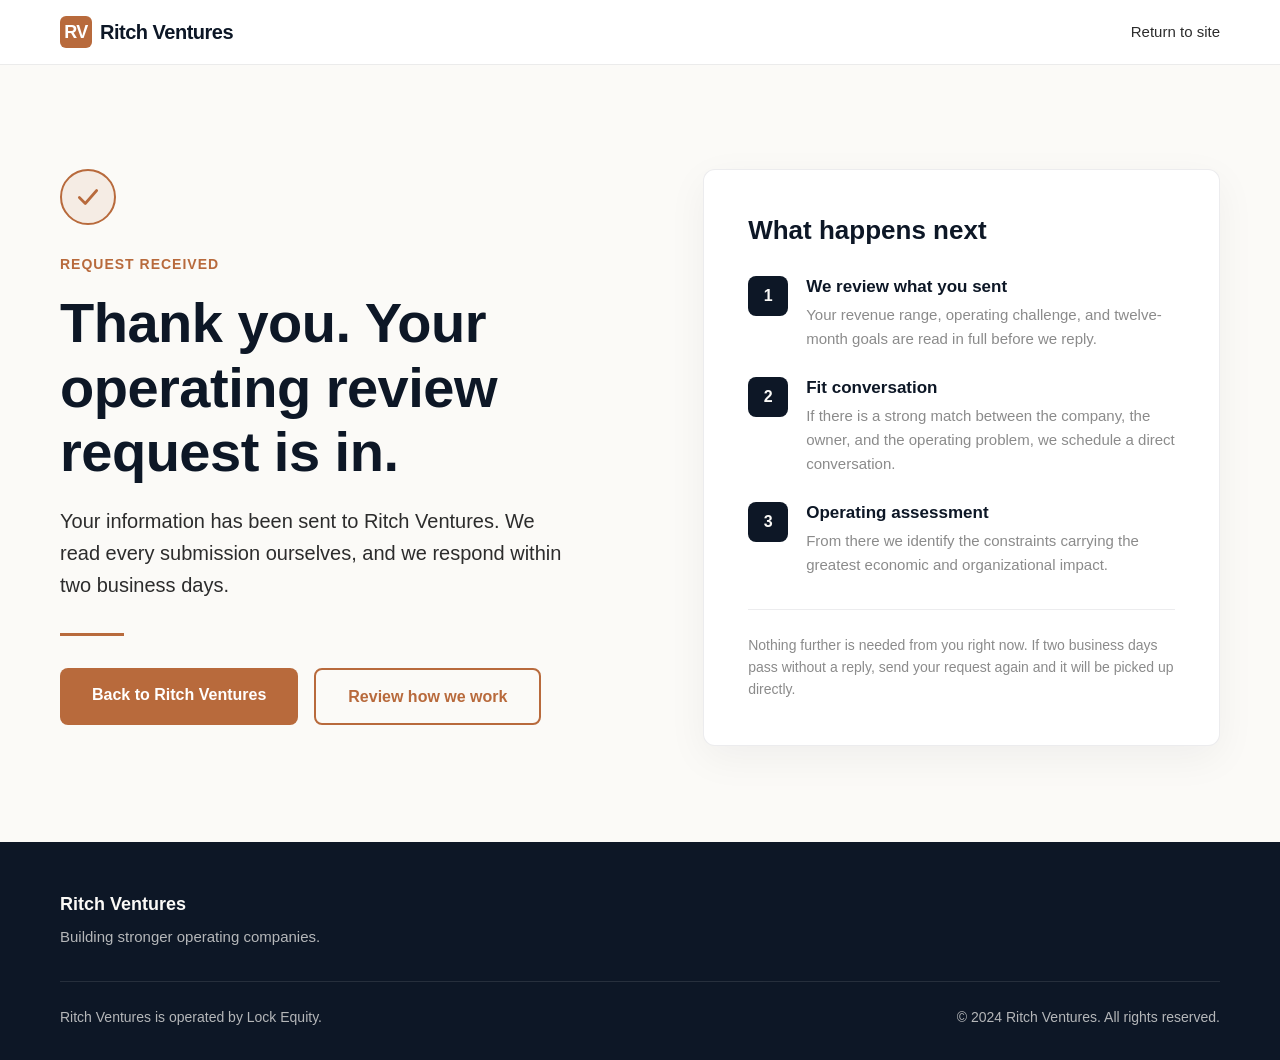
<file: thank-you.html>
<!DOCTYPE html>
<html lang="en">
<head>
    <meta charset="UTF-8">
    <meta name="viewport" content="width=device-width, initial-scale=1.0">
    <meta name="description" content="Your operating review request has been received. Ritch Ventures will review your information and respond within two business days.">
    <meta name="robots" content="noindex, follow">
    <meta name="theme-color" content="#0D1726">
    <title>Request Received | Ritch Ventures</title>

    <style>
        * {
            margin: 0;
            padding: 0;
            box-sizing: border-box;
        }

        :root {
            --navy: #0D1726;
            --cream: #FBFAF7;
            --rust: #B86A3C;
            --dark-charcoal: #2C2C2C;
            --light-gray: #F5F5F3;
            --medium-gray: #8B8B8B;
            --white: #FFFFFF;
        }

        body {
            font-family: -apple-system, BlinkMacSystemFont, 'Segoe UI', 'Roboto', 'Oxygen', 'Ubuntu', 'Cantarell', 'Fira Sans', 'Droid Sans', 'Helvetica Neue', sans-serif;
            line-height: 1.6;
            color: var(--dark-charcoal);
            background-color: var(--cream);
            overflow-x: hidden;
            display: flex;
            flex-direction: column;
            min-height: 100vh;
        }

        h1 {
            font-size: clamp(28px, 6vw, 56px);
            font-weight: 700;
            line-height: 1.15;
            color: var(--navy);
            letter-spacing: -0.5px;
        }

        h2 {
            font-size: clamp(20px, 3vw, 26px);
            font-weight: 600;
            line-height: 1.3;
            color: var(--navy);
        }

        .container {
            max-width: 1200px;
            margin: 0 auto;
            padding: 0 20px;
        }

        .eyebrow {
            font-size: 14px;
            font-weight: 600;
            text-transform: uppercase;
            letter-spacing: 1px;
            color: var(--rust);
            margin-bottom: 1rem;
        }

        /* Navigation */
        nav {
            background-color: rgba(255, 255, 255, 0.95);
            border-bottom: 1px solid rgba(0, 0, 0, 0.08);
            backdrop-filter: blur(10px);
        }

        .nav-content {
            max-width: 1200px;
            margin: 0 auto;
            padding: 16px 20px;
            display: flex;
            align-items: center;
            justify-content: space-between;
            gap: 16px;
        }

        .logo {
            font-size: 20px;
            font-weight: 700;
            color: var(--navy);
            letter-spacing: -0.5px;
            display: flex;
            align-items: center;
            gap: 8px;
            text-decoration: none;
        }

        .logo-mark {
            width: 32px;
            height: 32px;
            background: var(--rust);
            border-radius: 6px;
            display: flex;
            align-items: center;
            justify-content: center;
            color: var(--white);
            font-weight: 700;
            font-size: 18px;
            flex-shrink: 0;
        }

        .nav-back {
            font-size: 15px;
            font-weight: 500;
            color: var(--dark-charcoal);
            text-decoration: none;
            transition: color 0.3s ease;
        }

        .nav-back:hover {
            color: var(--rust);
        }

        /* Confirmation panel */
        main {
            flex: 1;
            padding: clamp(48px, 9vw, 104px) 0 clamp(56px, 9vw, 96px);
        }

        .confirmation {
            display: grid;
            grid-template-columns: 1fr;
            gap: clamp(40px, 6vw, 72px);
            align-items: start;
        }

        @media (min-width: 900px) {
            .confirmation {
                grid-template-columns: 1.05fr 0.95fr;
            }
        }

        .mark {
            width: 56px;
            height: 56px;
            border-radius: 50%;
            background-color: rgba(184, 106, 60, 0.1);
            border: 2px solid var(--rust);
            display: flex;
            align-items: center;
            justify-content: center;
            margin-bottom: 28px;
        }

        .mark svg {
            width: 26px;
            height: 26px;
            stroke: var(--rust);
            stroke-width: 2.5;
            stroke-linecap: round;
            stroke-linejoin: round;
            fill: none;
        }

        .lede {
            font-size: clamp(17px, 2.2vw, 20px);
            color: var(--dark-charcoal);
            margin-top: 1.25rem;
            max-width: 46ch;
        }

        .rule {
            width: 64px;
            height: 3px;
            background-color: var(--rust);
            margin: 32px 0;
        }

        .actions {
            display: flex;
            flex-wrap: wrap;
            gap: 16px;
        }

        .btn {
            padding: 14px 32px;
            border-radius: 8px;
            text-decoration: none;
            font-size: 16px;
            font-weight: 600;
            border: none;
            cursor: pointer;
            transition: all 0.3s ease;
            display: inline-block;
            text-align: center;
        }

        .btn-primary {
            background-color: var(--rust);
            color: var(--white);
        }

        .btn-primary:hover {
            background-color: #a35b32;
            transform: translateY(-2px);
            box-shadow: 0 8px 24px rgba(184, 106, 60, 0.15);
        }

        .btn-secondary {
            background-color: transparent;
            color: var(--rust);
            border: 2px solid var(--rust);
        }

        .btn-secondary:hover {
            background-color: rgba(184, 106, 60, 0.08);
            transform: translateY(-2px);
        }

        /* What happens next */
        .next {
            background-color: var(--white);
            border: 1px solid rgba(13, 23, 38, 0.08);
            border-radius: 12px;
            padding: clamp(28px, 4vw, 44px);
            box-shadow: 0 12px 40px rgba(13, 23, 38, 0.05);
        }

        .next h2 {
            margin-bottom: 28px;
        }

        .next-steps {
            list-style: none;
            display: grid;
            gap: 26px;
        }

        .next-steps li {
            display: grid;
            grid-template-columns: 40px 1fr;
            gap: 18px;
            align-items: start;
        }

        .step-number {
            width: 40px;
            height: 40px;
            border-radius: 8px;
            background-color: var(--navy);
            color: var(--cream);
            font-weight: 700;
            font-size: 16px;
            display: flex;
            align-items: center;
            justify-content: center;
        }

        .next-steps h3 {
            font-size: 17px;
            font-weight: 600;
            color: var(--navy);
            line-height: 1.35;
            margin-bottom: 4px;
        }

        .next-steps p {
            font-size: 15px;
            color: var(--medium-gray);
        }

        .next-note {
            margin-top: 32px;
            padding-top: 24px;
            border-top: 1px solid rgba(13, 23, 38, 0.08);
            font-size: 14px;
            color: var(--medium-gray);
        }

        /* Footer */
        footer {
            background-color: var(--navy);
            color: var(--cream);
            padding: 48px 0 32px;
        }

        .footer-brand h4 {
            font-size: 18px;
            font-weight: 600;
            margin-bottom: 6px;
        }

        .footer-brand p {
            font-size: 15px;
            opacity: 0.7;
        }

        .footer-bottom {
            margin-top: 32px;
            padding-top: 24px;
            border-top: 1px solid rgba(251, 250, 247, 0.15);
            display: flex;
            justify-content: space-between;
            gap: 12px;
            font-size: 14px;
            opacity: 0.7;
        }

        @media (max-width: 768px) {
            .footer-bottom {
                flex-direction: column;
                text-align: center;
            }

            .btn {
                padding: 12px 24px;
                font-size: 15px;
            }
        }
    </style>
</head>
<body>
    <!-- Navigation -->
    <nav>
        <div class="nav-content">
            <a class="logo" href="/">
                <div class="logo-mark">RV</div>
                <span>Ritch Ventures</span>
            </a>
            <a class="nav-back" href="/">Return to site</a>
        </div>
    </nav>

    <main>
        <div class="container">
            <div class="confirmation">
                <div>
                    <div class="mark" aria-hidden="true">
                        <svg viewBox="0 0 24 24" role="presentation">
                            <path d="M4 12.5 L9.5 18 L20 6" />
                        </svg>
                    </div>

                    <div class="eyebrow">Request Received</div>
                    <h1>Thank you. Your operating review request is in.</h1>
                    <p class="lede">Your information has been sent to Ritch Ventures. We read every submission ourselves, and we respond within two business days.</p>

                    <div class="rule"></div>

                    <div class="actions">
                        <a href="/" class="btn btn-primary">Back to Ritch Ventures</a>
                        <a href="/#process" class="btn btn-secondary">Review how we work</a>
                    </div>
                </div>

                <section class="next" aria-labelledby="next-heading">
                    <h2 id="next-heading">What happens next</h2>
                    <ol class="next-steps">
                        <li>
                            <div class="step-number">1</div>
                            <div>
                                <h3>We review what you sent</h3>
                                <p>Your revenue range, operating challenge, and twelve-month goals are read in full before we reply.</p>
                            </div>
                        </li>
                        <li>
                            <div class="step-number">2</div>
                            <div>
                                <h3>Fit conversation</h3>
                                <p>If there is a strong match between the company, the owner, and the operating problem, we schedule a direct conversation.</p>
                            </div>
                        </li>
                        <li>
                            <div class="step-number">3</div>
                            <div>
                                <h3>Operating assessment</h3>
                                <p>From there we identify the constraints carrying the greatest economic and organizational impact.</p>
                            </div>
                        </li>
                    </ol>
                    <p class="next-note">Nothing further is needed from you right now. If two business days pass without a reply, send your request again and it will be picked up directly.</p>
                </section>
            </div>
        </div>
    </main>

    <!-- Footer -->
    <footer>
        <div class="container">
            <div class="footer-brand">
                <h4>Ritch Ventures</h4>
                <p>Building stronger operating companies.</p>
            </div>
            <div class="footer-bottom">
                <div>Ritch Ventures is operated by Lock Equity.</div>
                <div>&copy; 2024 Ritch Ventures. All rights reserved.</div>
            </div>
        </div>
    </footer>
</body>
</html>
</file>
